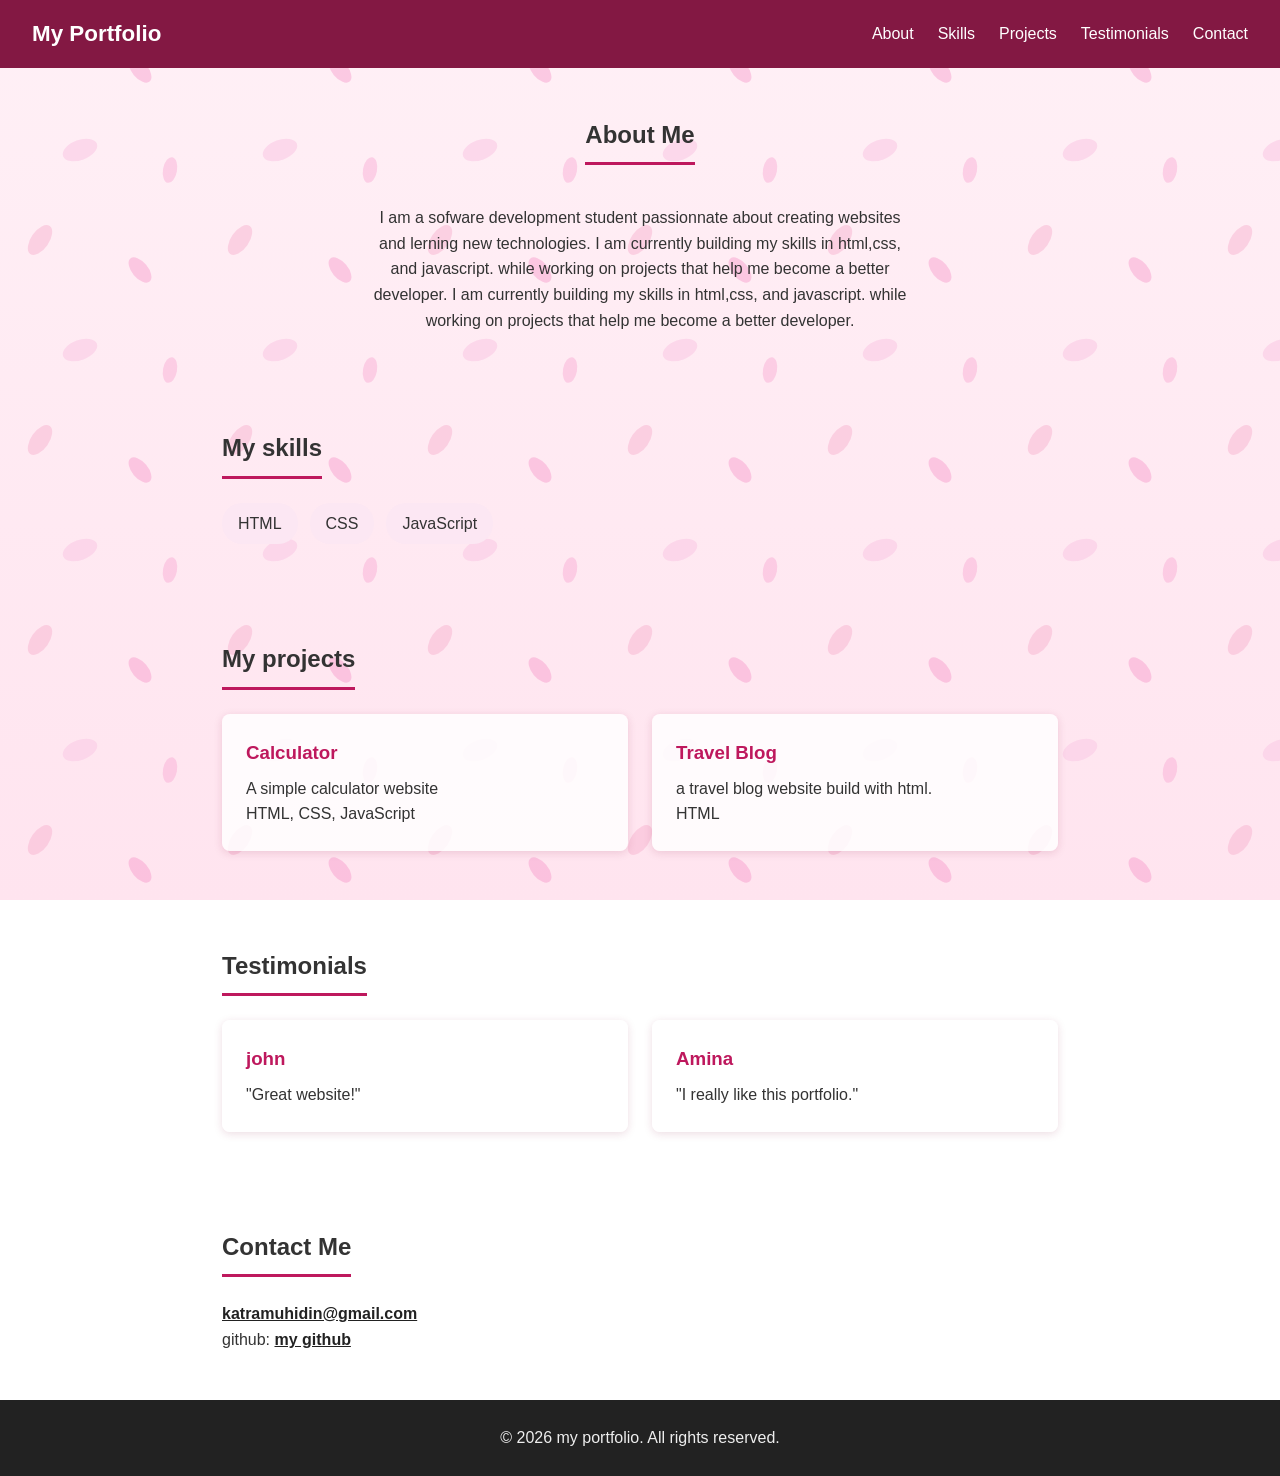
<file: index.html>
<!DOCTYPE html>
<html lang="en">
<head>
    <meta charset="UTF-8">
    <meta name="viewport" content="width=device-width, initial-scale=1.0">
    <title>itskhadra</title>
    <link rel="stylesheet" href="style.css">
</head>

<body>

<header>
    <h1>my portfolio</h1>
    <nav>
        <a href="#about">About</a>
        <a href="#skills">Skills</a>
        <a href="#projects">Projects</a>
        <a href="#testimonials">Testimonials</a>
        <a href="#contact">Contact</a>
    </nav>

</header>

<main> 
    
<section id="about">
    <h2>About Me</h2>
        <p>
           I am a sofware development student passionnate about creating websites and lerning new technologies.
           I am currently  building my skills in html,css, and javascript. while working on projects that help me become a better developer.
           I am currently  building my skills in html,css, and javascript. while working on projects that help me become a better developer. 
        </p>
</section>
<section id="skills">
    <h2>My skills</h2>
    <ul id="skills-list">
        <li>HTML</li>
        <li>CSS</li>
        <li>JavaScript</li>
    </ul>

</section>
 
<section id="projects">
    <h2>My projects</h2>
    <div id="project-list">
        <!-- javascript will add the project here-->

    </div>

</section>

<section id="testimonials">
    <h2>Testimonials</h2>
    <div id="testimonial-list">
        <!-- javascript will add the testimonials here-->

    </div>

</section>
 
<section id="contact">
    <h2>Contact Me</h2>
            <p>
            <a target="_blank" href="mailto:katramuhidin@gmail.com">katramuhidin@gmail.com</a>
            </p>
    <p>
        github:
        <a href="https://github.com/itskhadra" target="_blank">
            my github

        </a>
    </p>

</section>
</main> 
<footer>
    <p>&copy; 2026 my portfolio. All rights reserved.</p>
</footer>

<script src="script.js"></script>
</body>

</html>
</file>
<file: style.css>
:root {
    --color-dark: #831843;
    --color-light: #fce7f3;
    --color-accent: #be185d;
    --color-accent-light: #f9a8d4;
    --color-card: rgba(255, 255, 255, 0.85);
    --shadow-card: 0 2px 8px rgba(131, 24, 67, 0.15);
    --shadow-card-hover: 0 8px 20px rgba(131, 24, 67, 0.25);
}
*{
    margin: 0;
    padding: 0;
    box-sizing: border-box;
}
html{
    scroll-behavior: smooth;
}

body{
    font-family: 'Lucida Sans', 'Lucida Sans Regular', 'Lucida Grande', 'Lucida Sans Unicode', Geneva, Verdana, sans-serif;
    line-height: 1.6;
    color: #333;
    background:
        url("data:image/svg+xml,%3Csvg xmlns='http://www.w3.org/2000/svg' width='200' height='200'%3E%3Cellipse cx='40' cy='40' rx='9' ry='17' fill='%23f8b4d0' fill-opacity='.5' transform='rotate(35 40 40)'/%3E%3Cellipse cx='140' cy='70' rx='8' ry='15' fill='%23f472b6' fill-opacity='.3' transform='rotate(-40 140 70)'/%3E%3Cellipse cx='80' cy='150' rx='10' ry='18' fill='%23fbcfe8' fill-opacity='.7' transform='rotate(70 80 150)'/%3E%3Cellipse cx='170' cy='170' rx='7' ry='13' fill='%23f9a8d4' fill-opacity='.45' transform='rotate(10 170 170)'/%3E%3C/svg%3E"),
        linear-gradient(180deg, #fff0f6, #ffe4ef);
    background-attachment: fixed;

}
#about {
    display: flex;
    flex-direction: column;
    align-items: center;
    gap: 1rem;
    text-align: center;
    
    
}
#about p{
    max-width: 60ch;
    
}
header{
    display: flex;
    justify-content: space-between;
    align-items: center;
    padding: 1rem 2rem;
    background: var(--color-dark);
    color: #fff;
    position: sticky;
    top: 0;
    z-index: 100;
}
header h1{
    text-transform: capitalize;
    font-size: 1.4rem;
}
nav{

    display: flex;
    flex-wrap: wrap;
    gap: 1.5rem;

}
nav a{
    color: #fff;
    text-decoration: none;
    border-bottom: 2px;
    transition: color 0.2s, border-color 0.2s;  
}
/* hover effect for both kyboard and mouse */
nav a:hover,
nav a:focus-visible {
    color: var(--color-accent-light);
    border-bottom-color: var(--color-accent-light);
}

section{
    padding: 3rem 2rem;
    max-width: 900px;
    margin: 0 auto;
    scroll-margin-top: 5rem; /*stops the sticky header from covering a section's heading when a nav link scrolls to it.*/
}
section h2 {
    margin-bottom: 1.5rem;
    padding-bottom: 0.5rem;
    border-bottom: 3px solid var(--color-accent);
    display: inline-block;

}
#skills-list{
    list-style: none;
    display: flex;
    flex-wrap: wrap;
    gap: 0.75rem;
    
}
#skills-list li{
    background: var(--color-light);
    padding: 0.5rem 1rem;
    border-radius: 20px;
    transition: background 0.2s, color 0.2s;
    #skills-list li {
    border: 1px solid var(--color-accent-light);
    
}

}
#skills-list li:hover{
    background: var(--color-accent);
    color: #fff;

}
#project-list,
#testimonial-list {
    display: grid;
    grid-template-columns: repeat(auto-fit, minmax(250px, 1fr));
    gap: 1.5rem;
}

#project-list > div,
#testimonial-list > div {
    background: var(--color-card);
    border-radius: 8px;
    padding: 1.5rem;
    box-shadow: var(--shadow-card);
    transition: transform 0.2s, box-shadow 0.2s;
}

#project-list h3,
#testimonial-list h3 {
    margin-bottom: 0.5rem;
    color: var(--color-accent);
}
#project-list > div:hover,
#testimonial-list > div:hover{
    transform: translateY(-4px);
    box-shadow: var(--shadow-card-hover);
}
#contact a{
    color: #222;
    font-weight: bold;
}

footer{
    background-color: #222;
    color: #eee;
    text-align: center;
    padding: 25px;
    text-decoration-color: aliceblue;

}
@media (max-width: 600px) {
  #about {
    flex-direction: column;
    text-align: center;
  }

  header {
    flex-direction: column;
    gap: 0.75rem;
  }

  nav a {
    margin-left: 0;
    margin-right: 0.75rem;
  }
}
</file>
